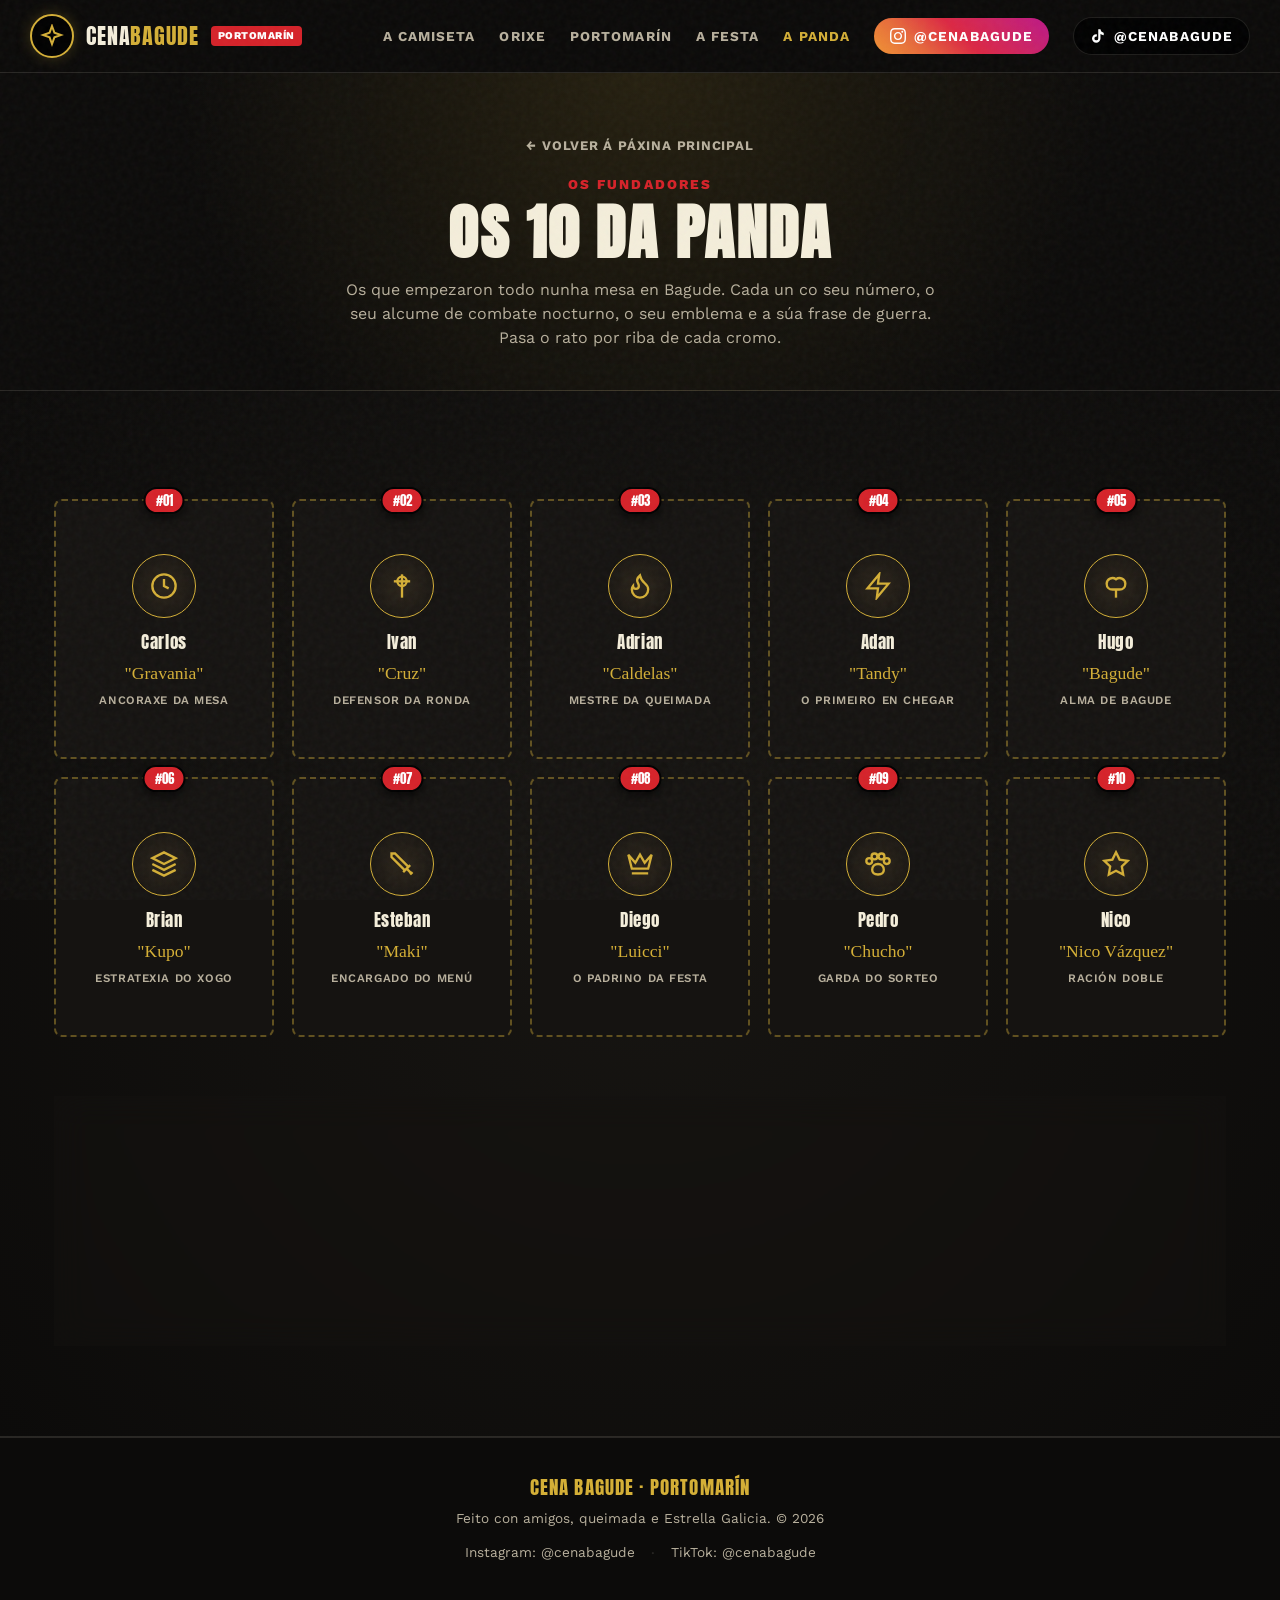
<file: panda.html>
<!doctype html>
<html lang="gl">
<head>
<meta charset="UTF-8">
<meta name="viewport" content="width=device-width, initial-scale=1.0">
<title>A Panda · Cena Bagude | Poetas do Trago</title>
<meta name="description" content="Coñece aos 10 fundadores de Cena Bagude, a panda de Portomarín detrás da camiseta e da festa.">
<link rel="preconnect" href="https://fonts.googleapis.com">
<link rel="preconnect" href="https://fonts.gstatic.com" crossorigin>
<link href="https://fonts.googleapis.com/css2?family=Anton&family=Permanent+Marker&family=Work+Sans:wght@400;500;600;700;800&family=Caveat:wght@600;700&display=swap" rel="stylesheet">
<link rel="stylesheet" href="assets/style.css">
<style>
  /* Axuste específico para que o número de cada chaval non se corte nunca */
  .panda-grid {
    padding-top: 18px; /* Dá aire aos badges superiores */
  }
  .cromo-card {
    overflow: visible !important; /* Evita que o número saia cortado */
    min-height: 260px;
    display: flex;
    flex-direction: column;
    justify-content: center;
  }
  .cromo-num {
    top: -14px !important;
    z-index: 10;
    box-shadow: 0 4px 10px rgba(0,0,0,0.6);
  }
  .cromo-avatar-icon {
    width: 64px;
    height: 64px;
    margin: 6px auto 12px;
    border-radius: 50%;
    background: radial-gradient(circle, #2b241a, #141210);
    border: 1.5px solid var(--gold);
    display: flex;
    align-items: center;
    justify-content: center;
    color: var(--gold);
    transition: transform .25s ease;
  }
  .cromo-card:hover .cromo-avatar-icon {
    transform: scale(1.1) rotate(5deg);
    color: #fff;
    border-color: #fff;
  }
  .cromo-avatar-icon svg {
    width: 28px;
    height: 28px;
  }
</style>
</head>
<body>

<!-- HEADER -->
<header class="site-header">
  <div class="wrap header-inner">
    <a href="index.html#top" class="brand">
      <div class="brand-logo">
        <svg viewBox="0 0 24 24" width="24" height="24" fill="none" stroke="#d4af37" stroke-width="2"><path d="M12 2l2.4 6.6L21 11l-6.6 2.4L12 20l-2.4-6.6L3 11l6.6-2.4z"/></svg>
      </div>
      <div>
        <div class="brand-text">CENA<span>BAGUDE</span></div>
      </div>
      <span class="brand-badge">Portomarín</span>
    </a>

    <nav class="main-nav">
      <a href="index.html#camisetas">A Camiseta</a>
      <a href="index.html#orixe">Orixe</a>
      <a href="index.html#portomarin">Portomarín</a>
      <a href="index.html#sorteos">A Festa</a>
      <a href="panda.html" style="color:var(--gold);">A Panda</a>
      <a href="https://www.instagram.com/cenabagude" target="_blank" rel="noopener" class="nav-btn-ig" title="Instagram">
        <svg viewBox="0 0 24 24" width="16" height="16" fill="currentColor"><path d="M12 2.163c3.204 0 3.584.012 4.85.07 3.252.148 4.771 1.691 4.919 4.919.058 1.265.069 1.645.069 4.849 0 3.205-.012 3.584-.069 4.849-.149 3.225-1.664 4.771-4.919 4.919-1.266.058-1.644.07-4.85.07-3.204 0-3.584-.012-4.849-.07-3.26-.149-4.771-1.699-4.919-4.92-.058-1.265-.07-1.644-.07-4.849 0-3.204.013-3.583.07-4.849.149-3.227 1.664-4.771 4.919-4.919 1.266-.057 1.645-.069 4.849-.069zm0-2.163c-3.259 0-3.667.014-4.947.072-4.358.2-6.78 2.618-6.98 6.98-.059 1.281-.073 1.689-.073 4.948 0 3.259.014 3.668.072 4.948.2 4.358 2.618 6.78 6.98 6.98 1.281.058 1.689.072 4.948.072 3.259 0 3.668-.014 4.948-.072 4.354-.2 6.782-2.618 6.979-6.98.059-1.28.073-1.689.073-4.948 0-3.259-.014-3.667-.072-4.947-.196-4.354-2.617-6.78-6.979-6.98-1.281-.059-1.69-.073-4.949-.073zm0 5.838c-3.403 0-6.162 2.759-6.162 6.162s2.759 6.163 6.162 6.163 6.162-2.759 6.162-6.163c0-3.403-2.759-6.162-6.162-6.162zm0 10.162c-2.209 0-4-1.79-4-4 0-2.209 1.791-4 4-4s4 1.791 4 4c0 2.21-1.791 4-4 4zm6.406-11.845c-.796 0-1.441.645-1.441 1.44s.645 1.44 1.441 1.44c.795 0 1.439-.645 1.439-1.44s-.644-1.44-1.439-1.44z"/></svg>
        <span class="nav-label">@cenabagude</span>
      </a>
      <a href="https://www.tiktok.com/@cenabagude" target="_blank" rel="noopener" class="tenda-link-btn" title="TikTok @cenabagude">
        <svg viewBox="0 0 24 24" width="16" height="16" fill="currentColor"><path d="M19.59 6.69a4.83 4.83 0 0 1-3.77-4.25V2h-3.45v13.67a2.89 2.89 0 0 1-2.88 2.89 2.89 2.89 0 0 1-2.89-2.89 2.89 2.89 0 0 1 2.89-2.89c.28 0 .54.04.79.1v-3.52a6.37 6.37 0 0 0-.79-.05A6.34 6.34 0 0 0 3 15.67 6.34 6.34 0 0 0 9.34 22a6.34 6.34 0 0 0 6.34-6.33V9.05a8.16 8.16 0 0 0 4.91 1.64V7.24a4.85 4.85 0 0 1-1-.55z"/></svg>
        <span class="nav-label">@cenabagude</span>
      </a>
    </nav>
  </div>
</header>

<!-- HERO DA PANDA -->
<section class="panda-hero">
  <div class="wrap">
    <a href="index.html" class="breadcrumb-back">← Volver á páxina principal</a>
    <span class="section-badge">Os Fundadores</span>
    <h1 class="section-heading">Os 10 da Panda</h1>
    <p style="color:var(--cream-muted); max-width:620px; margin:0 auto;">
      Os que empezaron todo nunha mesa en Bagude. Cada un co seu número, o seu alcume de combate nocturno, o seu emblema e a súa frase de guerra. Pasa o rato por riba de cada cromo.
    </p>
  </div>
</section>

<!-- GRID COMPLETO DE CROMOS -->
<section class="panda-section" id="panda">
  <div class="wrap">
    <div class="panda-grid" id="cromoGrid">
      <!-- Inxectado por JS con cadansúa icona SVG única -->
    </div>

    <div class="panda-cta-box glass">
      <h2 class="section-heading" style="font-size:clamp(1.6rem,4vw,2.4rem);">Faltas ti nesta mesa</h2>
      <p style="color:var(--cream-muted); max-width:520px; margin:14px auto 26px;">Ponte a camiseta oficial e faite un oco na próxima cea de Bagude.</p>
      <a href="index.html#camisetas" class="btn btn-gold">Pedir a miña camiseta</a>
    </div>
  </div>
</section>

<!-- FOOTER -->
<footer style="padding: 35px 0; border-top: 1px solid var(--line); text-align:center;">
  <div class="wrap">
    <p style="font-family:'Anton'; font-size:1.2rem; color:var(--gold); letter-spacing:0.06em;">CENA BAGUDE · PORTOMARÍN</p>
    <p style="color:var(--cream-muted); font-size:0.85rem; margin-top:6px;">Feito con amigos, queimada e Estrella Galicia. © 2026</p>
    <div style="display:flex; justify-content:center; gap:16px; margin-top:14px;">
      <a href="https://www.instagram.com/cenabagude" target="_blank" style="color:var(--cream-muted); font-size:0.85rem;">Instagram: @cenabagude</a>
      <span style="color:var(--line);">·</span>
      <a href="https://www.tiktok.com/@cenabagude" target="_blank" style="color:var(--cream-muted); font-size:0.85rem;">TikTok: @cenabagude</a>
    </div>
  </div>
</footer>

<script>
  // Os 10 da panda cos seus nomes reais, alcumes, roles, frases e iconas SVG persoais (non emoticonos)
  const pandaMembers = [
    {
      num: "01",
      name: "Carlos",
      alias: "Gravania",
      role: "Ancoraxe da Mesa",
      frase: "Onde el se senta, ninguén se move da mesa.",
      svg: '<svg viewBox="0 0 24 24" fill="none" stroke="currentColor" stroke-width="2"><circle cx="12" cy="12" r="10"/><polyline points="12 6 12 12 16 14"/></svg>'
    },
    {
      num: "02",
      name: "Ivan",
      alias: "Cruz",
      role: "Defensor da Ronda",
      frase: "Ronda que empeza, ronda que se bebe enteira.",
      svg: '<svg viewBox="0 0 24 24" fill="none" stroke="currentColor" stroke-width="2"><line x1="12" y1="2" x2="12" y2="22"/><line x1="5" y1="8" x2="19" y2="8"/><circle cx="12" cy="8" r="4"/></svg>'
    },
    {
      num: "03",
      name: "Adrian",
      alias: "Caldelas",
      role: "Mestre da Queimada",
      frase: "Garda o lume vivo e o conxuro ata o amencer.",
      svg: '<svg viewBox="0 0 24 24" fill="none" stroke="currentColor" stroke-width="2"><path d="M8.5 14.5A2.5 2.5 0 0 0 11 12c0-1.38-.5-2-1-3-1.072-2.143-.224-4.054 2-6 .5 2.5 2 4.9 4 6.5 2 1.6 3 3.5 3 5.5a7 7 0 1 1-14 0c0-1.153.433-2.294 1-3a2.5 2.5 0 0 0 2.5 2.5z"/></svg>'
    },
    {
      num: "04",
      name: "Adan",
      alias: "Tandy",
      role: "O Primeiro en Chegar",
      frase: "Sempre coa primeira botella aberta na barra.",
      svg: '<svg viewBox="0 0 24 24" fill="none" stroke="currentColor" stroke-width="2"><polygon points="13 2 3 14 12 14 11 22 21 10 12 10 13 2"/></svg>'
    },
    {
      num: "05",
      name: "Hugo",
      alias: "Bagude",
      role: "Alma de Bagude",
      frase: "El puxo o nome, o sitio e o motivo de xuntarse.",
      svg: '<svg viewBox="0 0 24 24" fill="none" stroke="currentColor" stroke-width="2"><path d="M12 22v-7"/><path d="M9 15c-3 0-5-2-5-5a5 5 0 0 1 8-3.8A5 5 0 0 1 20 10c0 3-2 5-5 5h-6z"/></svg>'
    },
    {
      num: "06",
      name: "Brian",
      alias: "Kupo",
      role: "Estratexia do Xogo",
      frase: "Ninguén sabe moi ben que fai, pero nunca falla.",
      svg: '<svg viewBox="0 0 24 24" fill="none" stroke="currentColor" stroke-width="2"><path d="M12 2L2 7l10 5 10-5-10-5zM2 17l10 5 10-5M2 12l10 5 10-5"/></svg>'
    },
    {
      num: "07",
      name: "Esteban",
      alias: "Maki",
      role: "Encargado do Menú",
      frase: "Corta os debates e pide comida para todo o pobo.",
      svg: '<svg viewBox="0 0 24 24" fill="none" stroke="currentColor" stroke-width="2"><polyline points="14.5 17.5 3 6 3 3 6 3 17.5 14.5"/><line x1="13" y1="19" x2="19" y2="13"/><line x1="16" y1="16" x2="20" y2="20"/><line x1="19" y1="21" x2="21" y2="19"/></svg>'
    },
    {
      num: "08",
      name: "Diego",
      alias: "Luicci",
      role: "O Padrino da Festa",
      frase: "Vai de verbena coma se fose unha estrea de cine.",
      svg: '<svg viewBox="0 0 24 24" fill="none" stroke="currentColor" stroke-width="2"><path d="M2 4l3 12h14l3-12-6 7-4-7-4 7-6-7zm3 16h14"/></svg>'
    },
    {
      num: "09",
      name: "Pedro",
      alias: "Chucho",
      role: "Garda do Sorteo",
      frase: "Custodia os premios e nunca deixa a ninguén tirado.",
      svg: '<svg viewBox="0 0 24 24" fill="none" stroke="currentColor" stroke-width="2"><circle cx="4.5" cy="9.5" r="2.5"/><circle cx="9" cy="5.5" r="2.5"/><circle cx="15" cy="5.5" r="2.5"/><circle cx="19.5" cy="9.5" r="2.5"/><path d="M12 12c-3 0-5 2-5 5 0 2.5 2 4 5 4s5-1.5 5-4c0-3-2-5-5-5z"/></svg>'
    },
    {
      num: "10",
      name: "Nico",
      alias: "Nico Vázquez",
      role: "Ración Doble",
      frase: "Dobre nome, dobre brinde e festa por partida dobre.",
      svg: '<svg viewBox="0 0 24 24" fill="none" stroke="currentColor" stroke-width="2"><polygon points="12 2 15.09 8.26 22 9.27 17 14.14 18.18 21.02 12 17.77 5.82 21.02 7 14.14 2 9.27 8.91 8.26 12 2"/></svg>'
    }
  ];

  const cromoGrid = document.getElementById('cromoGrid');
  pandaMembers.forEach(m => {
    const card = document.createElement('div');
    card.className = 'cromo-card';
    card.innerHTML = `
      <div class="cromo-num">#${m.num}</div>
      <div class="cromo-front">
        <div class="cromo-avatar-icon">${m.svg}</div>
        <div class="cromo-name">${m.name}</div>
        <div class="cromo-alias">"${m.alias}"</div>
        <div class="cromo-role">${m.role}</div>
      </div>
      <div class="cromo-back">
        <div>
          <p class="cromo-back-quote">"${m.frase}"</p>
        </div>
      </div>
    `;
    cromoGrid.appendChild(card);
  });
</script>

</body>
</html>
</file>
<file: assets/style.css>
/* CENA BAGUDE — estilos compartidos */
  :root{
    --bg: #0c0b0a;
    --bg-card: #151311;
    --bg-card-hover: #1c1916;
    --cream: #f4eedb;
    --cream-muted: #b8b09d;
    --gold: #d4af37;
    --gold-glow: rgba(212, 175, 55, 0.25);
    --red-eg: #d62229; /* Vermello Estrella Galicia */
    --line: rgba(244, 238, 219, 0.12);
    --radius: 6px;
    --maxw: 1220px;
  }
  *{box-sizing:border-box;margin:0;padding:0;}
  html{scroll-behavior:smooth; overflow-x:hidden; width:100%;}
  body{
    background: var(--bg);
    color: var(--cream);
    font-family: 'Work Sans', sans-serif;
    line-height: 1.5;
    overflow-x: hidden;
    position: relative;
    padding-bottom: env(safe-area-inset-bottom, 0px);
  }
  img, svg{display:block; max-width:100%;}
  a{color:inherit; text-decoration:none;}
  h1,h2,h3,h4{
    font-family: 'Anton', sans-serif;
    text-transform: uppercase;
    letter-spacing: 0.03em;
  }
  .wrap{max-width: var(--maxw); margin: 0 auto; padding: 0 24px;}

  /* Textura de ruído de fondo estilo taberna/serigrafía */
  body::before {
    content: "";
    position: fixed; inset: 0; pointer-events: none; z-index: 9999;
    opacity: 0.04;
    background-image: url("data:image/svg+xml,%3Csvg viewBox='0 0 200 200' xmlns='http://www.w3.org/2000/svg'%3E%3Cfilter id='noiseFilter'%3E%3CfeTurbulence type='fractalNoise' baseFrequency='0.8' numOctaves='3' stitchTiles='stitch'/%3E%3C/filter%3E%3Crect width='100%25' height='100%25' filter='url(%23noiseFilter)'/%3E%3C/svg%3E");
  }

  /* ---------- HEADER ---------- */
  header.site-header{
    position: sticky; top:0; z-index: 1000;
    background: rgba(12, 11, 10, 0.92);
    backdrop-filter: blur(12px);
    border-bottom: 1px solid var(--line);
    padding-top: env(safe-area-inset-top, 0px);
  }
  .header-inner{
    display: flex; align-items: center; justify-content: space-between;
    padding: 14px 0; flex-wrap: wrap; row-gap: 10px;
  }
  .brand{display: flex; align-items: center; gap: 12px;}
  .brand-logo{
    width: 44px; height: 44px; border-radius: 50%; border: 2px solid var(--gold);
    display: flex; align-items: center; justify-content: center; background: #000;
    box-shadow: 0 0 14px var(--gold-glow);
  }
  .brand-text{font-family: 'Anton', sans-serif; font-size: 1.35rem; letter-spacing: 0.04em;}
  .brand-text span{color: var(--gold);}
  .brand-badge{
    font-size: 0.65rem; background: var(--red-eg); color: #fff; font-weight: 800;
    padding: 2px 7px; border-radius: 4px; letter-spacing: 0.05em; text-transform: uppercase;
  }
  nav.main-nav{display: flex; align-items: center; gap: 24px; flex-wrap: wrap; row-gap: 10px;}
  nav.main-nav a{
    font-size: 0.85rem; font-weight: 700; text-transform: uppercase; letter-spacing: 0.08em;
    color: var(--cream-muted); transition: color .2s;
  }
  nav.main-nav a:hover{color: var(--gold);}
  .nav-btn-ig{
    display: inline-flex; align-items: center; gap: 8px;
    background: linear-gradient(45deg, #f09433, #e6683c, #dc2743, #cc2366, #bc1888);
    color: #fff !important; padding: 8px 16px; border-radius: 20px; font-size: 0.8rem; font-weight: 700;
  }
  .cart-btn{
    position: relative; background: #1a1815; border: 1px solid var(--gold);
    color: var(--gold); width: 42px; height: 42px; border-radius: 50%;
    display: flex; align-items: center; justify-content: center; cursor: pointer;
    transition: transform .2s, box-shadow .2s;
  }
  .cart-btn:hover{transform: scale(1.08); box-shadow: 0 0 15px var(--gold-glow);}
  .cart-count{
    position: absolute; top: -5px; right: -5px; background: var(--red-eg);
    color: #fff; font-size: 0.7rem; font-weight: 800; width: 20px; height: 20px;
    border-radius: 50%; display: flex; align-items: center; justify-content: center;
  }

  /* ---------- HERO SECTION ---------- */
  .hero{
    position: relative; padding: 70px 0 50px;
    background: radial-gradient(circle at 50% 20%, rgba(212, 175, 55, 0.12), transparent 70%);
    border-bottom: 1px solid var(--line);
  }
  .hero-grid{
    display: grid; grid-template-columns: 1.15fr 0.85fr; gap: 40px; align-items: center;
  }
  @media(max-width: 960px){.hero-grid{grid-template-columns: 1fr; text-align: center;}}

  .hero-pills{display: flex; gap: 10px; flex-wrap: wrap; margin-bottom: 20px;}
  @media(max-width: 960px){.hero-pills{justify-content: center;}}
  .pill{
    background: rgba(255,255,255,0.05); border: 1px solid var(--line);
    padding: 6px 14px; border-radius: 100px; font-size: 0.75rem; font-weight: 700;
    letter-spacing: 0.06em; text-transform: uppercase; color: var(--cream-muted);
  }
  .pill.star{border-color: var(--red-eg); color: #fff; background: rgba(214, 34, 41, 0.15);}
  .pill.gold{border-color: var(--gold); color: var(--gold); background: rgba(212, 175, 55, 0.1);}

  .hero-title{
    font-size: clamp(3rem, 7.5vw, 6rem); line-height: 0.9;
    text-transform: uppercase; color: #fff; text-shadow: 0 4px 20px rgba(0,0,0,0.8);
  }
  .hero-title .sub-title{color: var(--gold); display: block;}
  .hero-tagline{
    font-family: 'Permanent Marker', cursive; color: var(--gold);
    font-size: 1.6rem; margin-top: 15px; transform: rotate(-1.5deg); display: inline-block;
  }
  .hero-desc{
    margin-top: 20px; color: var(--cream-muted); font-size: 1.15rem; max-width: 520px;
  }
  @media(max-width: 960px){.hero-desc{margin-left: auto; margin-right: auto;}}

  .hero-actions{display: flex; gap: 16px; margin-top: 32px; flex-wrap: wrap;}
  @media(max-width: 960px){.hero-actions{justify-content: center;}}
  .btn{
    display: inline-flex; align-items: center; gap: 10px; padding: 15px 30px;
    font-size: 0.9rem; font-weight: 800; letter-spacing: 0.08em; text-transform: uppercase;
    border-radius: var(--radius); cursor: pointer; transition: all .2s ease;
  }
  .btn-gold{
    background: var(--gold); color: #000; box-shadow: 0 6px 20px rgba(212, 175, 55, 0.35);
  }
  .btn-gold:hover{background: #e5c358; transform: translateY(-2px);}
  .btn-outline{
    border: 2px solid var(--line); color: var(--cream); background: transparent;
  }
  .btn-outline:hover{border-color: var(--gold); color: var(--gold); transform: translateY(-2px);}

  /* Banner foto da mesa */
  .hero-media-box{
    position: relative; display: flex; flex-direction: column; align-items: center;
  }
  .table-photo-frame{
    position: relative; width: 100%; max-width: 420px; aspect-ratio: 1/1;
    border-radius: 50%; padding: 0; background: #000;
    box-shadow: 0 0 50px rgba(212,175,55,0.2);
    animation: pulseGlow 6s ease-in-out infinite alternate;
  }
  @keyframes pulseGlow{
    0%{box-shadow: 0 0 30px rgba(212,175,55,0.15);}
    100%{box-shadow: 0 0 60px rgba(214, 34, 41, 0.35), 0 0 30px rgba(212,175,55,0.3);}
  }
  .table-photo-frame img{
    width: 100%; height: 100%; object-fit: cover; border-radius: 50%;
  }
  .poetas-tag{
    margin-top: -30px; z-index: 5; background: var(--bg-card); border: 2px solid var(--gold);
    padding: 10px 22px; border-radius: 50px; font-family: 'Anton', sans-serif;
    font-size: 1.1rem; letter-spacing: 0.06em; color: var(--gold);
    box-shadow: 0 10px 25px rgba(0,0,0,0.6); display: flex; align-items: center; gap: 8px;
    transform: rotate(2deg);
  }

  /* ---------- TICKER CONTINUO ---------- */
  .live-ticker{
    background: var(--gold); color: #000; overflow: hidden; padding: 12px 0;
    border-top: 2px solid #fff; border-bottom: 2px solid #000;
  }
  .ticker-track{
    display: flex; width: max-content; animation: runTicker 22s linear infinite;
    font-family: 'Anton', sans-serif; font-size: 1.1rem; text-transform: uppercase;
    letter-spacing: 0.08em;
  }
  @keyframes runTicker{
    from{transform: translateX(0);}
    to{transform: translateX(-50%);}
  }
  .ticker-item{padding: 0 25px; display: flex; align-items: center; gap: 20px;}
  .ticker-item::after{content: "★"; color: var(--red-eg);}

  /* ---------- TENDAS E PRODUTO PRINCIPAL ---------- */
  section.camisetas-section{
    padding: 90px 0; border-bottom: 1px solid var(--line);
    background: linear-gradient(180deg, var(--bg) 0%, #11100e 100%);
  }
  .section-badge{
    color: var(--red-eg); font-weight: 800; font-size: 0.85rem; letter-spacing: 0.15em;
    text-transform: uppercase; margin-bottom: 8px; display: block;
  }
  .section-heading{
    font-size: clamp(2.2rem, 5vw, 3.8rem); line-height: 1; margin-bottom: 15px;
  }
  .section-desc{color: var(--cream-muted); font-size: 1.1rem; max-width: 600px; margin-bottom: 50px;}

  /* Showcase do Produto Real */
  .camisa-showcase{
    display: grid; grid-template-columns: 1fr 1fr; gap: 50px;
    background: var(--bg-card); border: 1px solid rgba(212, 175, 55, 0.3);
    border-radius: 12px; padding: 40px; box-shadow: 0 20px 50px rgba(0,0,0,0.5);
    position: relative; overflow: hidden;
  }
  @media(max-width: 900px){.camisa-showcase{grid-template-columns: 1fr; padding: 24px;}}

  .camisa-showcase::after{
    content: "OFICIAL"; position: absolute; right: -40px; top: 20px;
    background: var(--red-eg); color: #fff; font-family: 'Anton'; font-size: 0.9rem;
    padding: 6px 50px; transform: rotate(45deg); letter-spacing: 0.1em;
  }

  .camisa-media-wrap{
    position: relative; border-radius: 10px; overflow: hidden;
    background: #000; border: 1px solid var(--line);
    aspect-ratio: 1179 / 1526;
  }
  .camisa-media-wrap img{
    width: 100%; height: 100%; object-fit: cover; object-position: center center;
    transition: transform .4s ease;
  }
  .camisa-media-wrap:hover img{transform: scale(1.03);}

  .camisa-details{
    display: flex; flex-direction: column; justify-content: center;
  }
  .sponsor-strip{
    display: flex; align-items: center; gap: 12px; margin-bottom: 16px;
    background: rgba(255,255,255,0.03); padding: 10px 16px; border-radius: 8px;
    border: 1px solid var(--line); width: fit-content;
  }
  .eg-logo-badge{
    background: var(--red-eg); color: #fff; font-size: 0.75rem; font-weight: 800;
    padding: 3px 8px; border-radius: 4px; display: flex; align-items: center; gap: 5px;
  }
  .price-tag{
    font-size: 2.5rem; font-family: 'Anton'; color: var(--gold); margin: 10px 0 20px;
  }

  /* PREVIEW INTERACTIVO DO NOME NA PARTE DE ATRÁS */
  .interactive-back-preview{
    background: #0d0c0a; border: 1.5px dashed var(--gold); border-radius: 8px;
    padding: 20px; margin: 20px 0; text-align: center; position: relative;
  }
  .preview-label{
    font-size: 0.75rem; text-transform: uppercase; color: var(--cream-muted);
    font-weight: 700; letter-spacing: 0.08em; margin-bottom: 8px; display: block;
  }
  .preview-mockup-name{
    font-family: 'Anton', sans-serif; font-size: clamp(2rem, 4vw, 3rem);
    letter-spacing: 0.12em; color: var(--cream); text-transform: uppercase;
    text-shadow: 2px 2px 0px #000, 0 0 10px rgba(212,175,55,0.4);
    min-height: 50px; display: flex; align-items: center; justify-content: center;
  }
  .preview-sponsors-icons{
    display: flex; flex-wrap: wrap; justify-content: center; gap: 8px 15px; margin-top: 10px; opacity: 0.7;
    font-size: 0.75rem; text-transform: uppercase; letter-spacing: 0.05em; color: var(--gold);
  }

  .form-group-flex{
    display: flex; gap: 12px; margin-top: 10px;
  }
  @media(max-width: 500px){.form-group-flex{flex-direction: column;}}
  .input-custom-name{
    flex: 1; background: #1f1c18; border: 1.5px solid var(--line); color: #fff;
    padding: 14px 18px; border-radius: var(--radius); font-size: 1rem;
    font-weight: 600; text-transform: uppercase; outline: none;
  }
  .input-custom-name:focus{border-color: var(--gold);}
  .size-picker{
    background: #1f1c18; border: 1.5px solid var(--line); color: #fff;
    padding: 14px; border-radius: var(--radius); font-weight: 700; outline: none;
  }
  .buy-now-cta{
    width: 100%; margin-top: 18px; padding: 18px; font-size: 1.05rem;
    background: var(--gold); color: #000; border: none; font-weight: 800;
    text-transform: uppercase; letter-spacing: 0.08em; border-radius: var(--radius);
    cursor: pointer; transition: all .2s;
  }
  .buy-now-cta:hover{background: #e2be4b; transform: translateY(-2px);}

  /* ---------- HISTORIAS E SORTEOS DO POBLE ---------- */
  .social-proof-section{
    padding: 80px 0; border-bottom: 1px solid var(--line);
    background: #0e0d0b;
  }
  .cards-3col{
    display: grid; grid-template-columns: repeat(3, 1fr); gap: 28px;
  }
  @media(max-width: 860px){.cards-3col{grid-template-columns: 1fr;}}
  .feature-card{
    background: var(--bg-card); border: 1px solid var(--line); border-radius: 8px;
    padding: 30px; transition: transform .2s, border-color .2s;
  }
  .feature-card:hover{transform: translateY(-5px); border-color: var(--gold);}
  .feature-card-icon{
    width: 50px; height: 50px; border-radius: 10px; background: rgba(212,175,55,0.1);
    color: var(--gold); display: flex; align-items: center; justify-content: center;
    margin-bottom: 20px;
  }
  .feature-card h3{font-size: 1.4rem; margin-bottom: 10px;}
  .feature-card p{color: var(--cream-muted); font-size: 0.95rem;}

  /* ---------- OS 10 DA PANDA (CROMOS) ---------- */
  .panda-section{
    padding: 90px 0; border-bottom: 1px solid var(--line);
    background: radial-gradient(circle at 50% 50%, #171512, var(--bg));
  }
  .panda-grid{
    display: grid; grid-template-columns: repeat(5, 1fr); gap: 18px;
  }
  @media(max-width: 990px){.panda-grid{grid-template-columns: repeat(3, 1fr);}}
  @media(max-width: 580px){.panda-grid{grid-template-columns: repeat(2, 1fr);}}

  .cromo-card{
    background: var(--bg-card); border: 2px dashed rgba(212, 175, 55, 0.4);
    border-radius: 8px; padding: 22px 14px; text-align: center; position: relative;
    transition: transform .25s ease, border-color .25s; cursor: pointer;
  }
  .cromo-card:hover{
    transform: translateY(-8px) scale(1.03) rotate(-1deg);
    border-color: var(--gold);
    box-shadow: 0 10px 25px rgba(0,0,0,0.5);
  }
  .cromo-num{
    position: absolute; top: -12px; left: 50%; transform: translateX(-50%);
    background: var(--red-eg); color: #fff; font-family: 'Anton'; font-size: 0.8rem;
    padding: 2px 10px; border-radius: 20px; border: 2px solid #000;
  }
  .cromo-avatar{
    width: 74px; height: 74px; border-radius: 50%; margin: 8px auto 14px;
    background: radial-gradient(circle, #332a1e, #141210);
    border: 2px solid var(--gold); display: flex; align-items: center; justify-content: center;
    font-family: 'Anton'; font-size: 1.4rem; color: var(--gold);
  }
  .cromo-name{font-family: 'Anton'; font-size: 1.05rem; letter-spacing: 0.03em;}
  .cromo-alias{
    font-family: 'Permanent Marker', cursive; font-size: 1.1rem; color: var(--gold);
    margin-top: 4px;
  }
  .cromo-role{
    font-size: 0.72rem; text-transform: uppercase; color: var(--cream-muted);
    letter-spacing: 0.05em; margin-top: 6px; font-weight: 600;
  }

  /* ---------- PORTOMARIN HIGHLIGHT ---------- */
  .portomarin-banner{
    padding: 100px 0; position: relative;
    background: linear-gradient(rgba(12,11,10,0.85), rgba(12,11,10,0.85)),
      url("data:image/svg+xml,%3Csvg width='60' height='60' viewBox='0 0 60 60' xmlns='http://www.w3.org/2000/svg'%3E%3Cpath d='M30 0l30 30-30 30L0 30z' fill='%23221e19' fill-opacity='0.25'/%3E%3C/svg%3E");
    border-bottom: 1px solid var(--line); text-align: center;
  }
  .portomarin-banner h2{
    font-size: clamp(2.5rem, 6vw, 4.5rem); margin-bottom: 16px;
  }
  .portomarin-banner p{
    font-size: 1.2rem; color: var(--cream-muted); max-width: 680px; margin: 0 auto 30px;
  }

  /* ---------- CONTACTO & INSTAGRAM ---------- */
  .contacto-section{
    padding: 80px 0; background: #090807;
  }
  .contacto-box{
    display: flex; justify-content: space-between; align-items: center; gap: 30px;
    flex-wrap: wrap; background: var(--bg-card); border: 1px solid var(--line);
    padding: 45px; border-radius: 12px;
  }
  .contacto-socials{display: flex; gap: 16px; flex-wrap: wrap;}

  /* ---------- DRAWER CARRITO ---------- */
  .drawer-overlay{
    position: fixed; inset: 0; background: rgba(0,0,0,0.7); z-index: 2000;
    opacity: 0; pointer-events: none; transition: opacity .25s ease;
  }
  .drawer-overlay.active{opacity: 1; pointer-events: auto;}
  .cart-drawer{
    position: fixed; top: 0; right: 0; bottom: 0; width: min(440px, 94vw);
    background: #141210; z-index: 2050; border-left: 2px solid var(--gold);
    transform: translateX(100%); transition: transform .3s cubic-bezier(.2,.8,.2,1);
    display: flex; flex-direction: column; padding: 24px;
  }
  .cart-drawer.open{transform: translateX(0);}
  .drawer-header{
    display: flex; justify-content: space-between; align-items: center;
    border-bottom: 1px solid var(--line); padding-bottom: 18px;
  }
  .drawer-close{background: none; border: none; color: #fff; font-size: 1.5rem; cursor: pointer;}
  .drawer-items{flex: 1; overflow-y: auto; padding: 20px 0;}
  .cart-item-card{
    display: flex; gap: 14px; background: #1c1916; border: 1px solid var(--line);
    border-radius: 8px; padding: 12px; margin-bottom: 14px; align-items: center;
  }
  .cart-item-img{width: 60px; height: 60px; object-fit: cover; border-radius: 6px;}
  .cart-item-title{font-family: 'Anton'; font-size: 1rem;}
  .cart-item-custom{font-size: 0.8rem; color: var(--gold); font-weight: 700;}
  .cart-item-price{margin-left: auto; font-family: 'Anton'; color: var(--gold); font-size: 1.1rem;}


  /* ============ MEJORAS: GLASSMORPHISM + MICROINTERACCIÓNS ============ */
  .glass{
    background: rgba(21,19,17,0.55);
    backdrop-filter: blur(16px) saturate(140%);
    -webkit-backdrop-filter: blur(16px) saturate(140%);
    border: 1px solid rgba(212,175,55,0.25);
  }

  /* Foto da panda ben centrada dentro do círculo */
  .table-photo-frame img{ object-position: center center; }

  /* ============ VARIOS MARQUEES ANIMADOS ============ */
  .live-ticker.ticker-red{
    background: var(--red-eg); color:#fff;
    border-top: 2px solid #000; border-bottom: 2px solid #fff;
  }
  .live-ticker.ticker-dark{
    background: #0d0c0a; color: var(--gold);
    border-top: 2px solid rgba(212,175,55,0.4); border-bottom: 2px solid rgba(212,175,55,0.4);
  }
  .ticker-track.reverse{ animation-direction: reverse; animation-duration: 26s; }
  .live-ticker .ticker-item::after{ content: "★"; opacity: .8; }
  .live-ticker.ticker-red .ticker-item::after{ color:#fff; }
  .live-ticker.ticker-dark .ticker-item::after{ color: var(--red-eg); }

  /* ============ SECCIÓN ORIXE: POETAS DO TRAGO ============ */
  .origin-section{
    padding: 70px 0; border-bottom: 1px solid var(--line);
    background: radial-gradient(circle at 15% 20%, rgba(214,34,41,0.10), transparent 55%),
                radial-gradient(circle at 85% 80%, rgba(212,175,55,0.10), transparent 55%),
                var(--bg);
  }
  .origin-card{
    border-radius: 14px; padding: 46px; position: relative; overflow: hidden;
    box-shadow: 0 20px 50px rgba(0,0,0,0.45);
  }
  .origin-card::before{
    content:""; position:absolute; inset:0; pointer-events:none; opacity:.5;
    background-image: radial-gradient(rgba(212,175,55,0.18) 1px, transparent 1.4px);
    background-size: 16px 16px;
  }
  .origin-top{ display:flex; align-items:center; gap:14px; flex-wrap:wrap; margin-bottom: 18px; position:relative; z-index:1;}
  .origin-badge{
    font-family:'Permanent Marker', cursive; color: var(--gold); font-size: 1.35rem;
    border: 2px dashed rgba(212,175,55,0.5); padding: 8px 18px; border-radius: 50px;
    transform: rotate(-1deg); display:inline-block;
  }
  .origin-grid{
    display:grid; grid-template-columns: 1.2fr 0.8fr; gap: 40px; align-items:center; position:relative; z-index:1;
  }
  @media(max-width:900px){.origin-grid{grid-template-columns:1fr;}}
  .origin-content h2{ font-size: clamp(1.9rem, 4vw, 2.8rem); margin-bottom: 14px; }
  .origin-content p{ color: var(--cream-muted); margin-bottom: 14px; font-size: 1.02rem; }
  .origin-content strong{ color: var(--gold); }
  .origin-quote-side{
    border-left: 3px solid var(--red-eg); padding-left: 22px;
  }
  .origin-mini-quote{
    font-family:'Caveat', cursive; font-size: 1.7rem; color:#fff; line-height:1.25;
  }
  .origin-mini-quote span{ color: var(--gold); }
  .origin-stat-row{ display:flex; gap: 22px; margin-top: 22px; flex-wrap: wrap; }
  .origin-stat{ text-align:center; }
  .origin-stat b{ display:block; font-family:'Anton'; font-size: 1.8rem; color: var(--gold); }
  .origin-stat span{ font-size: 0.72rem; text-transform:uppercase; letter-spacing:.06em; color: var(--cream-muted); }

  /* Cards de festa: 4 en fila con auto-fit + microinteraccións + glass */
  .cards-3col{
    display: grid; grid-template-columns: repeat(auto-fit, minmax(240px, 1fr)); gap: 24px;
  }
  .feature-card{ position:relative; }
  .feature-card::after{
    content:""; position:absolute; inset:0; border-radius:8px; opacity:0; transition:opacity .25s;
    background: linear-gradient(135deg, rgba(212,175,55,0.08), rgba(214,34,41,0.08));
    pointer-events:none;
  }
  .feature-card:hover::after{ opacity:1; }
  .feature-card:hover .feature-card-icon{ background: var(--gold); color:#000; transform: rotate(-6deg) scale(1.06); }
  .feature-card-icon{ transition: all .25s ease; }

  /* Showcase da camiseta con vidro */
  .camisa-showcase{ position:relative; }

  /* ============ TEASER DA PANDA (na home) ============ */
  .panda-teaser-section{
    padding: 80px 0; border-bottom: 1px solid var(--line);
    background: radial-gradient(circle at 50% 50%, #171512, var(--bg));
    text-align:center;
  }
  .panda-mini-row{
    display:flex; justify-content:center; gap:14px; flex-wrap:wrap; margin: 34px 0 38px;
  }
  .mini-avatar{
    width: 66px; height: 66px; border-radius: 50%;
    background: radial-gradient(circle, #332a1e, #141210);
    border: 2px solid var(--gold); display:flex; align-items:center; justify-content:center;
    font-family:'Anton'; font-size: 1.2rem; color: var(--gold);
    transition: transform .2s ease, box-shadow .2s ease; cursor: default;
  }
  .mini-avatar:hover{ transform: translateY(-6px) scale(1.08); box-shadow: 0 8px 20px rgba(212,175,55,0.35); }
  .mini-avatar.plus{ color:#fff; background: var(--red-eg); border-color:#fff; font-size:0.95rem; }

  /* ============ PÁXINA PANDA.HTML: GRID CROMOS COMPLETO ============ */
  .panda-hero{
    padding: 60px 0 40px; text-align:center; border-bottom:1px solid var(--line);
    background: radial-gradient(circle at 50% 0%, rgba(212,175,55,0.12), transparent 65%);
  }
  .panda-hero .section-badge{ justify-content:center; display:block; }
  .breadcrumb-back{
    display:inline-flex; align-items:center; gap:8px; color: var(--cream-muted);
    font-size:0.82rem; font-weight:700; text-transform:uppercase; letter-spacing:.06em;
    margin-bottom: 18px; transition: color .2s;
  }
  .breadcrumb-back:hover{ color: var(--gold); }

  .cromo-card{ overflow:hidden; }
  .cromo-front{ transition: opacity .25s ease, transform .25s ease; }
  .cromo-back{
    position:absolute; inset:0; display:flex; align-items:center; justify-content:center;
    text-align:center; padding: 18px; opacity:0; transform: translateY(8px);
    transition: opacity .25s ease, transform .25s ease; pointer-events:none;
  }
  .cromo-card:hover .cromo-front{ opacity:0; transform: translateY(-8px); }
  .cromo-card:hover .cromo-back{ opacity:1; transform: translateY(0); pointer-events:auto; }
  .cromo-back-quote{ font-family:'Caveat', cursive; font-size:1.35rem; color: var(--gold); line-height:1.3; }
  .cromo-card{ min-height: 230px; }

  .tenda-link-btn{
    display: inline-flex; align-items: center; gap: 8px;
    background: #000; border: 1px solid var(--line); color: #fff !important;
    padding: 8px 16px; border-radius: 20px; font-size: 0.8rem; font-weight: 700;
    transition: transform .2s, box-shadow .2s;
  }
  .tenda-link-btn:hover{ transform: translateY(-2px); box-shadow: 0 0 15px rgba(255,255,255,0.18); border-color: var(--gold); }
  .nav-btn-ig:hover{ transform: translateY(-2px); }

  @media(max-width: 700px){
    .brand-badge{ display: none; }
    nav.main-nav{ gap: 14px; justify-content: center; }
    nav.main-nav > a:not(.nav-btn-ig):not(.tenda-link-btn){ font-size: 0.78rem; }
    .nav-btn-ig, .tenda-link-btn{ padding: 8px 12px; }
    .nav-label{ display: none; }
  }

  .panda-cta-box{
    margin-top: 60px; text-align:center; padding: 46px; border-radius: 12px;
  }

  /* ============ COLAB O PATIO + BENTO MODERNO ============ */
  .btn-sm{ padding: 11px 22px; font-size: 0.78rem; }
  .collab-banner{
    display:grid; grid-template-columns: 280px 1fr; gap: 0;
    border-radius: 14px; overflow: hidden; margin-bottom: 26px;
    box-shadow: 0 20px 45px rgba(0,0,0,0.4);
  }
  @media(max-width:760px){ .collab-banner{ grid-template-columns: 1fr; } }
  .collab-art{
    background: linear-gradient(160deg, #1a1611, #0c0b0a);
    display:flex; align-items:center; justify-content:center; padding: 22px;
    border-right: 1px solid var(--line);
  }
  @media(max-width:760px){ .collab-art{ border-right:none; border-bottom:1px solid var(--line);} }
  .collab-art svg{ width: 100%; max-width: 240px; height:auto; }
  .collab-copy{ padding: 34px 38px; display:flex; flex-direction:column; justify-content:center; }
  .collab-copy h3{ font-size: clamp(1.4rem, 3vw, 1.9rem); margin: 6px 0 12px; color:#fff; }
  .collab-copy h3 .x-mark{ color: var(--red-eg); }
  .collab-copy p{ color: var(--cream-muted); font-size: 0.95rem; margin-bottom: 18px; max-width: 520px; }
  .collab-pill{
    display:inline-flex; align-items:center; gap:6px; width:fit-content;
    font-size: 0.7rem; text-transform:uppercase; letter-spacing:.08em; font-weight:800;
    color: var(--gold); border:1px solid rgba(212,175,55,0.4); padding: 5px 12px;
    border-radius: 100px; margin-bottom: 12px; background: rgba(212,175,55,0.08);
  }

  .festa-tickets{
    display: grid; grid-template-columns: repeat(3, 1fr); gap: 30px; margin-top: 10px;
  }
  @media(max-width: 860px){ .festa-tickets{ grid-template-columns: 1fr; } }
  .festa-ticket{
    position: relative; background: var(--bg-card); border: 2px dashed rgba(212,175,55,0.4);
    border-radius: 14px; padding: 32px 26px 28px; overflow: hidden;
    transform: rotate(var(--tilt, 0deg));
    transition: transform .3s ease, border-color .3s ease;
  }
  .festa-ticket:nth-child(1){ --tilt: -1.4deg; }
  .festa-ticket:nth-child(2){ --tilt: 1deg; }
  .festa-ticket:nth-child(3){ --tilt: -0.8deg; }
  .festa-ticket:hover{ transform: rotate(0deg) translateY(-6px); border-color: var(--gold); border-style: solid; }
  .festa-ticket-num{
    position: absolute; top: -18px; right: -6px; font-family: 'Anton', sans-serif;
    font-size: 5.5rem; color: rgba(212,175,55,0.1); line-height: 1; pointer-events: none;
  }
  .festa-ticket-icon{
    width: 56px; height: 56px; border-radius: 50%;
    background: radial-gradient(circle, #2b241a, #141210); border: 1.5px solid var(--gold);
    color: var(--gold); display: flex; align-items: center; justify-content: center;
    margin-bottom: 18px; position: relative; z-index: 1;
  }
  .festa-ticket h3{ font-size: 1.3rem; margin-bottom: 10px; position: relative; z-index: 1; }
  .festa-ticket p{ color: var(--cream-muted); font-size: 0.95rem; position: relative; z-index: 1; }
  /* ============ FORMULARIO DE PEDIDO (MODAL) ============ */
  .order-modal-overlay{
    position: fixed; inset: 0; background: rgba(6,5,4,0.82);
    display: flex; align-items: center; justify-content: center;
    padding: 20px; z-index: 999; opacity: 0; pointer-events: none;
    transition: opacity .25s ease; backdrop-filter: blur(4px);
    overflow-y: auto; -webkit-overflow-scrolling: touch;
  }
  .order-modal-overlay.active{ opacity: 1; pointer-events: auto; }
  .order-modal{
    position: relative; width: 100%; max-width: 560px;
    max-height: 90vh; max-height: 90dvh;
    overflow-y: auto; -webkit-overflow-scrolling: touch;
    background: var(--bg-card); border: 1px solid rgba(212,175,55,0.3);
    border-radius: 14px; padding: 40px; box-shadow: 0 30px 70px rgba(0,0,0,0.6);
    transform: translateY(10px); transition: transform .25s ease;
    margin: auto;
  }
  .order-modal-overlay.active .order-modal{ transform: translateY(0); }
  @media(max-width: 560px){
    .order-modal-overlay{ align-items: flex-start; padding: 12px; }
    .order-modal{
      max-height: none;
      padding: 28px 20px 24px;
      padding-bottom: calc(24px + env(safe-area-inset-bottom, 0px));
      margin: 8px auto;
    }
  }
  .order-modal-close{
    position: absolute; top: 16px; right: 16px; width: 36px; height: 36px;
    border-radius: 50%; border: 1px solid var(--line); background: transparent;
    color: var(--cream-muted); font-size: 1.4rem; line-height: 1; cursor: pointer;
    display: flex; align-items: center; justify-content: center; transition: all .2s ease;
  }
  .order-modal-close:hover{ border-color: var(--gold); color: var(--gold); }
  .order-modal-title{ font-size: clamp(1.6rem, 4vw, 2.2rem); margin-bottom: 10px; }
  .order-modal-intro{ color: var(--cream-muted); font-size: 0.95rem; margin-bottom: 26px; }

  .order-form{ display: flex; flex-direction: column; gap: 18px; }
  .order-form-grid{ display: grid; grid-template-columns: 1fr 1fr; gap: 18px; }
  @media(max-width: 560px){ .order-form-grid{ grid-template-columns: 1fr; } }

  .order-field{ display: flex; flex-direction: column; gap: 8px; }
  .order-field > span{
    font-size: 0.78rem; font-weight: 700; letter-spacing: 0.06em; text-transform: uppercase;
    color: var(--cream-muted);
  }
  .order-field > span em{ color: var(--cream-muted); font-style: italic; font-weight: 400; text-transform: none; letter-spacing: 0; }
  .order-field input[type="text"],
  .order-field input[type="number"],
  .order-field select,
  .order-field textarea{
    background: #1f1c18; border: 1.5px solid var(--line); color: var(--cream);
    padding: 13px 16px; border-radius: var(--radius); font-size: 0.95rem;
    font-family: 'Work Sans', sans-serif; outline: none; transition: border-color .2s ease;
    resize: vertical;
  }
  .order-field input:focus,
  .order-field select:focus,
  .order-field textarea:focus{ border-color: var(--gold); }
  .order-field select{ cursor: pointer; }

  .order-payment{ border: none; padding: 0; }
  .order-payment legend{
    font-size: 0.78rem; font-weight: 700; letter-spacing: 0.06em; text-transform: uppercase;
    color: var(--cream-muted); margin-bottom: 10px; padding: 0;
  }
  .payment-options{ display: flex; gap: 12px; }
  .payment-option{
    flex: 1; display: flex; align-items: center; justify-content: center; gap: 8px;
    border: 1.5px solid var(--line); border-radius: var(--radius); padding: 13px;
    cursor: pointer; transition: all .2s ease; font-weight: 700; font-size: 0.9rem;
  }
  .payment-option:has(input:checked){ border-color: var(--gold); background: rgba(212,175,55,0.08); color: var(--gold); }
  .payment-option input{ accent-color: var(--gold); }

  .order-form-error{ color: var(--red-eg); font-size: 0.85rem; font-weight: 600; min-height: 1em; }
  .order-submit-btn{ margin-top: 4px; }

  .order-success{ text-align: center; padding: 10px 0; }
  .order-success-mark{
    width: 64px; height: 64px; border-radius: 50%; background: rgba(212,175,55,0.12);
    border: 2px solid var(--gold); color: var(--gold); font-size: 1.8rem; font-weight: 800;
    display: flex; align-items: center; justify-content: center; margin: 0 auto 18px;
  }
  .order-success p{ color: var(--cream-muted); margin: 14px 0 26px; }
  .order-success .btn{ width: 100%; justify-content: center; margin-bottom: 12px; }
  .order-close-success{ margin-bottom: 0; }

  /* ============ PANEL PRIVADO /admin ============ */
  .admin-shell{ min-height: 100vh; }
  .admin-login-wrap{
    min-height: 80vh; display: flex; align-items: center; justify-content: center; padding: 20px;
  }
  .admin-login-card{
    width: 100%; max-width: 420px; background: var(--bg-card);
    border: 1px solid rgba(212,175,55,0.3); border-radius: 14px; padding: 40px;
    box-shadow: 0 20px 50px rgba(0,0,0,0.5);
  }
  .admin-login-card .order-field{ margin-bottom: 18px; }
  .admin-error{ color: var(--red-eg); font-size: 0.85rem; font-weight: 600; min-height: 1em; margin-bottom: 10px; }

  .admin-topbar{
    display: flex; align-items: center; justify-content: space-between; flex-wrap: wrap; gap: 16px;
    padding: 26px 0; border-bottom: 1px solid var(--line); margin-bottom: 30px;
  }
  .admin-stats{ display: grid; grid-template-columns: repeat(4, 1fr); gap: 16px; margin-bottom: 30px; }
  @media(max-width: 760px){ .admin-stats{ grid-template-columns: repeat(2, 1fr); } }
  .admin-stat-card{
    background: var(--bg-card); border: 1px solid var(--line); border-radius: 10px;
    padding: 18px 20px; text-align: left;
  }
  .admin-stat-num{ font-family: 'Anton', sans-serif; font-size: 2rem; color: var(--gold); line-height: 1; }
  .admin-stat-label{ font-size: 0.75rem; text-transform: uppercase; letter-spacing: 0.06em; color: var(--cream-muted); margin-top: 6px; }

  .admin-toolbar{ display: flex; flex-wrap: wrap; gap: 14px; align-items: center; justify-content: space-between; margin-bottom: 26px; }
  .admin-filters{ display: flex; flex-wrap: wrap; gap: 10px; }
  .admin-filter-btn{
    padding: 10px 18px; border-radius: 100px; border: 1.5px solid var(--line);
    background: transparent; color: var(--cream-muted); font-size: 0.8rem; font-weight: 700;
    letter-spacing: 0.04em; text-transform: uppercase; cursor: pointer; transition: all .2s ease;
    display: inline-flex; align-items: center; gap: 6px;
  }
  .admin-filter-btn .count{
    background: rgba(212,175,55,0.15); color: var(--gold); border-radius: 100px;
    font-size: 0.7rem; padding: 1px 7px;
  }
  .admin-filter-btn.active .count{ background: rgba(0,0,0,0.2); color: #000; }
  .admin-filter-btn:hover{ border-color: var(--gold); color: var(--gold); }
  .admin-filter-btn.active{ background: var(--gold); border-color: var(--gold); color: #000; }

  .admin-search{
    background: #1f1c18; border: 1.5px solid var(--line); color: var(--cream);
    padding: 11px 16px; border-radius: var(--radius); font-size: 0.88rem;
    font-family: 'Work Sans', sans-serif; outline: none; min-width: 220px; transition: border-color .2s ease;
  }
  .admin-search:focus{ border-color: var(--gold); }

  .admin-orders{ display: flex; flex-direction: column; gap: 16px; }
  .admin-order-card{
    background: var(--bg-card); border: 1px solid var(--line); border-left: 4px solid var(--line);
    border-radius: 10px; padding: 22px 26px 22px 22px; display: grid;
    grid-template-columns: auto 1.3fr 1fr; gap: 20px; align-items: start;
    transition: border-color .2s ease;
  }
  .admin-order-card.st-unpaid{ border-left-color: var(--red-eg); }
  .admin-order-card.st-paid{ border-left-color: var(--gold); }
  .admin-order-card.st-delivered{ border-left-color: #5ec27a; }
  .admin-order-avatar{
    width: 46px; height: 46px; border-radius: 50%; background: radial-gradient(circle, #2b241a, #141210);
    border: 1.5px solid var(--gold); color: var(--gold); font-family: 'Anton', sans-serif;
    font-size: 1.1rem; display: flex; align-items: center; justify-content: center; flex-shrink: 0;
  }
  @media(max-width: 860px){ .admin-order-card{ grid-template-columns: 1fr; } }
  .admin-order-main{ display: grid; grid-template-columns: repeat(2, 1fr); gap: 10px 24px; }
  @media(max-width: 500px){ .admin-order-main{ grid-template-columns: 1fr; } }
  .admin-order-field-label{
    font-size: 0.7rem; text-transform: uppercase; letter-spacing: 0.06em; color: var(--cream-muted); margin-bottom: 2px;
  }
  .admin-order-field-value{ font-size: 0.95rem; word-break: break-word; }
  .admin-order-field-value.gold{ color: var(--gold); font-weight: 700; }
  .admin-order-comments{ font-size: 0.88rem; color: var(--cream-muted); font-style: italic; }
  .admin-order-meta{ display: flex; flex-direction: column; gap: 6px; font-size: 0.78rem; color: var(--cream-muted); }
  .admin-order-status{ display: flex; flex-direction: column; gap: 10px; min-width: 150px; }
  .admin-status-check{
    display: flex; align-items: center; gap: 10px; cursor: pointer; font-size: 0.88rem; font-weight: 600;
  }
  .admin-status-check input{ width: 18px; height: 18px; accent-color: var(--gold); cursor: pointer; }
  .admin-empty{ text-align: center; padding: 60px 20px; color: var(--cream-muted); }
  .admin-loading{ text-align: center; padding: 60px 20px; color: var(--cream-muted); }

  /* ============ TITULAR "MOI PRONTO" CON EFECTO ============ */
  .hype-heading{
    display: flex; flex-wrap: wrap; justify-content: center; align-items: baseline;
    gap: 0.3em; row-gap: 0.1em; font-size: clamp(1.35rem, 5.5vw, 2.2rem);
  }
  .hype-intro{
    display: inline-block;
    animation: hypePopIn .6s cubic-bezier(.34,1.56,.64,1) both;
  }
  .hype-gold{
    display: inline-block;
    background: linear-gradient(90deg, var(--gold), #fff2c2 45%, var(--gold));
    background-size: 200% auto;
    -webkit-background-clip: text; background-clip: text; color: transparent;
    animation: hypePopIn .6s cubic-bezier(.34,1.56,.64,1) .22s both,
               hypeGlow 2.4s ease-in-out 1s infinite,
               hypeShine 3.5s linear 1s infinite;
  }
  .hype-big{ font-size: 1.25em; }
  @keyframes hypePopIn{
    0%{ transform: scale(0.3) rotate(-4deg); opacity: 0; }
    65%{ transform: scale(1.15) rotate(1deg); opacity: 1; }
    100%{ transform: scale(1) rotate(0deg); }
  }
  @keyframes hypeGlow{
    0%, 100%{ filter: drop-shadow(0 0 6px var(--gold-glow)); }
    50%{ filter: drop-shadow(0 0 16px var(--gold-glow)) drop-shadow(0 0 28px rgba(212,175,55,0.5)); }
  }
  @keyframes hypeShine{
    0%{ background-position: 200% center; }
    100%{ background-position: -200% center; }
  }

  /* ============ MEJORAS FORMULARIO MODERNO & MÓVIL ============ */

  /* Selector de Tallas con Botóns Táctiles */
  .size-selector-grid{
    display: grid; grid-template-columns: repeat(6, 1fr); gap: 8px; margin-top: 4px;
  }
  @media(max-width: 460px){
    .size-selector-grid{ grid-template-columns: repeat(3, 1fr); }
  }
  .size-pill-label{ cursor: pointer; text-align: center; }
  .size-pill-label input[type="radio"]{ display: none; }
  .size-pill-box{
    display: flex; align-items: center; justify-content: center;
    padding: 12px 4px; background: #1f1c18; border: 1.5px solid var(--line);
    border-radius: var(--radius); font-family: 'Anton', sans-serif; font-size: clamp(0.85rem, 2.6vw, 1.1rem);
    letter-spacing: 0.03em; color: var(--cream); transition: all 0.2s ease; user-select: none;
  }
  .size-pill-label input:checked + .size-pill-box{
    background: var(--gold); color: #000; border-color: var(--gold);
    transform: translateY(-2px); box-shadow: 0 4px 15px var(--gold-glow);
  }

  /* Control de Cantidade con botóns - / + */
  .quantity-stepper{
    display: flex; align-items: center; background: #1f1c18;
    border: 1.5px solid var(--line); border-radius: var(--radius);
    overflow: hidden; height: 48px; width: 140px;
  }
  .stepper-btn{
    background: transparent; border: none; color: var(--gold); font-size: 1.3rem;
    font-weight: 800; width: 44px; height: 100%; cursor: pointer;
    display: flex; align-items: center; justify-content: center; transition: background 0.2s;
  }
  .stepper-btn:hover{ background: rgba(212, 175, 55, 0.15); }
  .stepper-input{
    width: 52px; text-align: center; background: transparent; border: none;
    color: #fff; font-family: 'Anton', sans-serif; font-size: 1.3rem; outline: none;
    -moz-appearance: textfield; appearance: textfield;
  }
  .stepper-input::-webkit-outer-spin-button,
  .stepper-input::-webkit-inner-spin-button{
    -webkit-appearance: none; margin: 0;
  }

  /* Barra de Resumo de Prezo */
  .order-summary-box{
    display: flex; justify-content: space-between; align-items: center;
    padding: 14px 18px; background: rgba(212, 175, 55, 0.08);
    border: 1.5px dashed rgba(212, 175, 55, 0.4); border-radius: var(--radius); margin-top: 6px;
  }
  .summary-label{ font-size: 0.85rem; text-transform: uppercase; font-weight: 700; color: var(--cream-muted); }
  .summary-price{ font-family: 'Anton', sans-serif; font-size: 1.6rem; color: var(--gold); }

  /* Botón flotante de pedido en móbil (desactivado: ocupaba espazo e quedaba mal) */
  .mobile-order-fab{
    display: none !important;
  }

  /* Enlace discreto ao panel de admin no footer */
  .footer-admin-link{
    display: inline-block; margin-top: 14px; font-size: 0.75rem;
    color: var(--cream-muted); opacity: 0.55; text-decoration: none; transition: opacity .2s;
  }
  .footer-admin-link:hover{ opacity: 1; color: var(--gold); }

  /* ============ CAIXA "MOI PRONTO" CON MOVEMENTO ============ */
  .hype-box{
    position: relative; overflow: hidden;
  }
  .hype-box::before{
    content: ""; position: absolute; top: 0; left: -60%;
    width: 45%; height: 100%;
    background: linear-gradient(120deg, transparent, rgba(212,175,55,0.22), transparent);
    transform: skewX(-20deg);
    animation: hypeSweep 4.5s ease-in-out infinite;
    pointer-events: none;
  }
  @keyframes hypeSweep{
    0%{ left: -60%; }
    45%{ left: 130%; }
    100%{ left: 130%; }
  }
  .hype-box .spark{
    position: absolute; bottom: 20px; width: 5px; height: 5px; border-radius: 50%;
    background: var(--gold); box-shadow: 0 0 10px 2px var(--gold-glow);
    opacity: 0; animation: sparkFloat 3s ease-in infinite;
    pointer-events: none;
  }
  @keyframes sparkFloat{
    0%{ transform: translateY(0) scale(0.5); opacity: 0; }
    15%{ opacity: 1; }
    80%{ opacity: 0.6; }
    100%{ transform: translateY(-90px) scale(1.1); opacity: 0; }
  }
.hype-section, 
.moi-pronto-box,
div:has(> .hype-heading) {
  margin-bottom: 5rem; /* Da aire entre tarjetas oscuras */
}
.origin-section {
  padding-top: 60px;
  margin-top: 20px;
}
</file>
